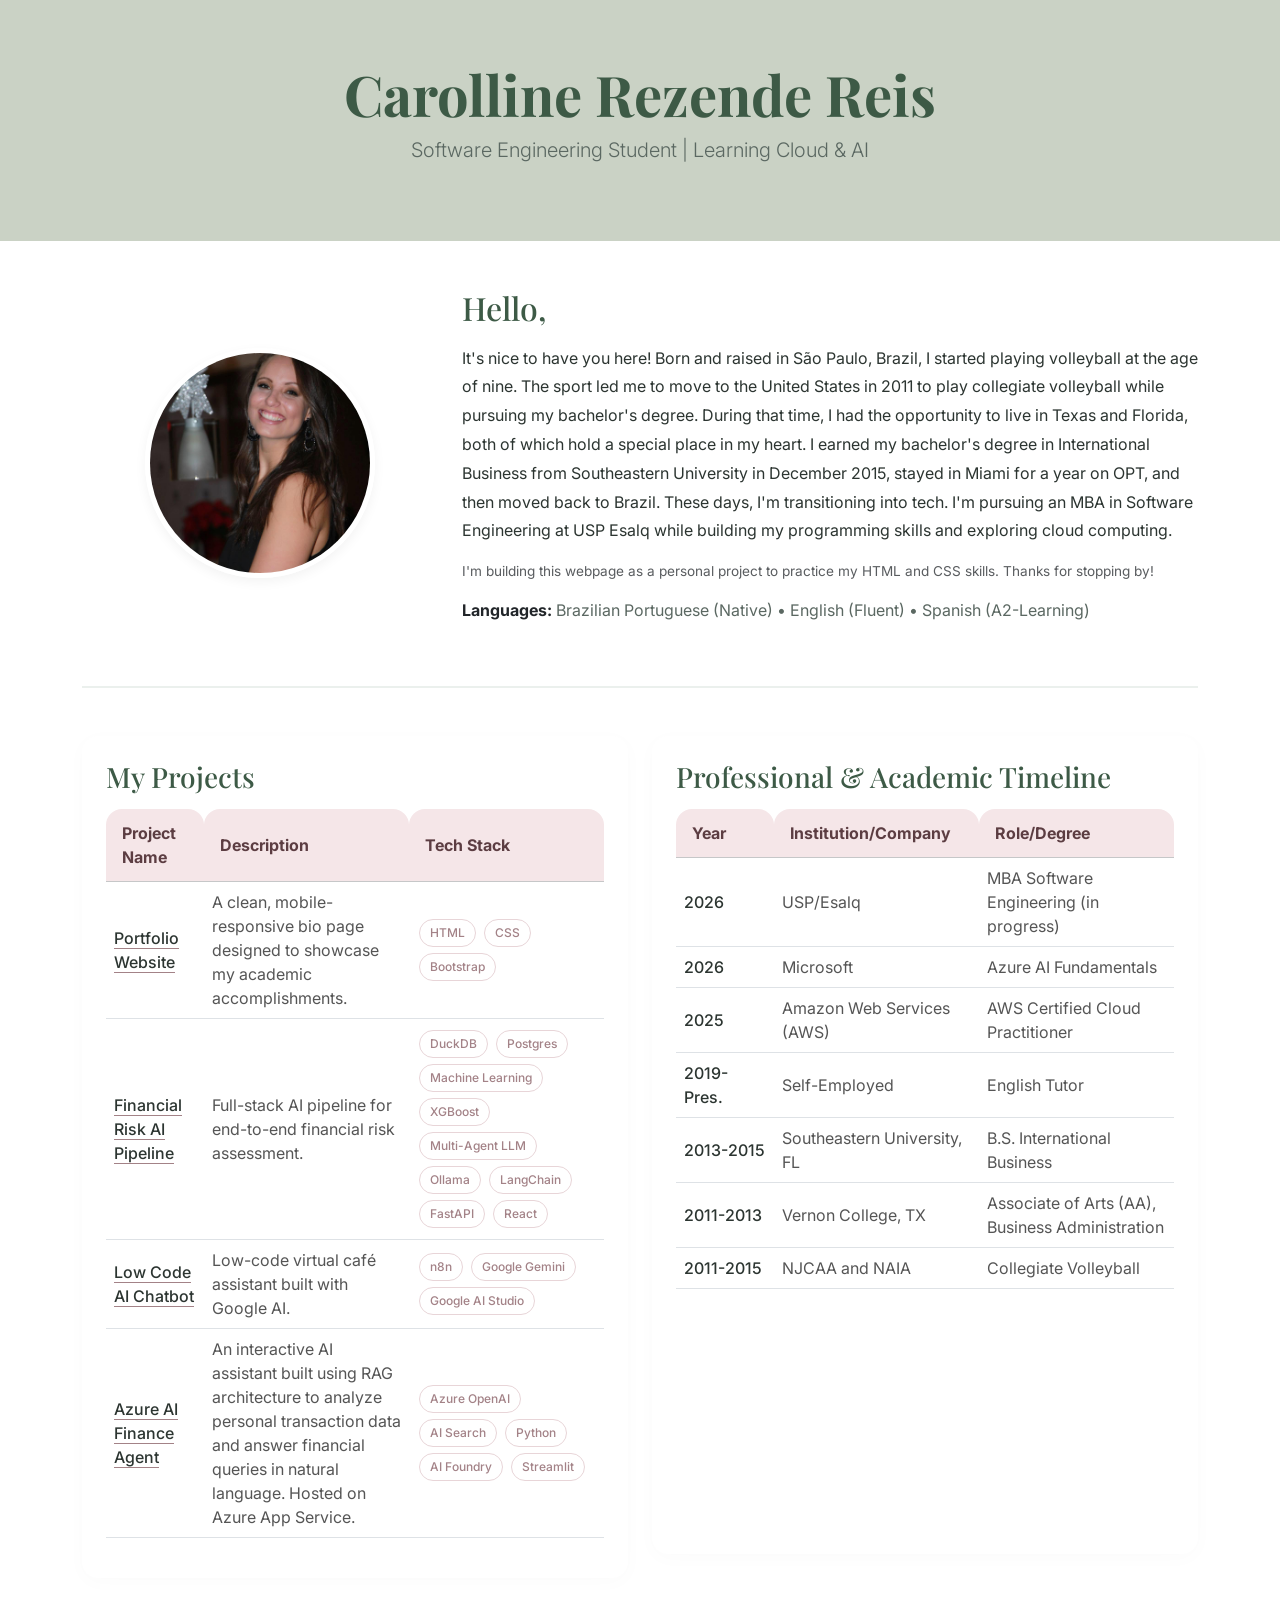
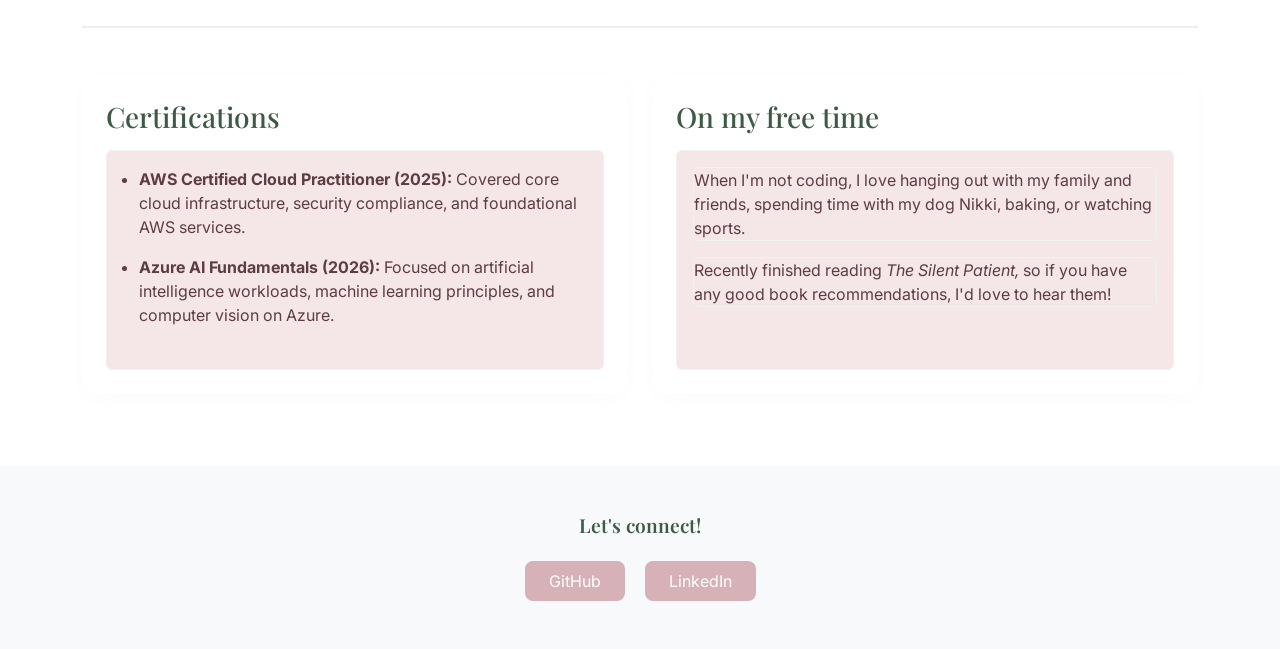
<file: 01.bio-page/index.html>
<!DOCTYPE html>
<html lang="en">
<head>
    <meta charset="UTF-8">
    <meta name="viewport" content="width=device-width, initial-scale=1.0">
    <title>Carolline Rezende Reis | Personal Bio</title>
    
    <link href="https://cdn.jsdelivr.net/npm/bootstrap@5.3.3/dist/css/bootstrap.min.css" rel="stylesheet">
    
    <link rel="preconnect" href="https://fonts.googleapis.com">
    <link rel="preconnect" href="https://fonts.gstatic.com" crossorigin>
    <link href="https://fonts.googleapis.com/css2?family=Inter:wght@300;400;500&family=Playfair+Display:ital,wght@0,600;1,400&display=swap" rel="stylesheet">

    <link href="style.css" rel="stylesheet">
</head>
<body>

    <header class="hero-section text-center mb-5">
        <div class="container">
            <h1 class="display-4 fw-bold">Carolline Rezende Reis</h1>
            <p class="lead subtitle-text">Software Engineering Student | Learning Cloud & AI</p>
        </div>
    </header>

    <main class="container">
        
        <section class="row align-items-center mb-5">
            <div class="col-md-4 text-center mb-4 mb-md-0">
                <img src="photo_bio.jpg" alt="Carolline's photo" class="img-fluid profile-img">
            </div>
            <div class="col-md-8">
                <h2 class="mb-3">Hello,</h2>
                <p class="fs-6 bio-text">
                    It's nice to have you here! Born and raised in São Paulo, Brazil, I started playing volleyball at the age of nine. The sport led me to move to the United States in 2011 to play collegiate volleyball while pursuing my bachelor's degree. During that time, I had the opportunity to live in Texas and Florida, both of which hold a special place in my heart.
                    I earned my bachelor's degree in International Business from Southeastern University in December 2015, stayed in Miami for a year on OPT, and then moved back to Brazil. These days, I'm transitioning into tech. I'm pursuing an MBA in Software Engineering at USP Esalq while building my programming skills and exploring cloud computing.
                </p>
                <p class="text-muted">I'm building this webpage as a personal project to practice my HTML and CSS skills. Thanks for stopping by!</p>
                <p class="mt-3 lang-text">
                    <strong class="text-dark">Languages:</strong> Brazilian Portuguese (Native) &bull; English (Fluent) &bull; Spanish (A2-Learning)
                </p>
            </div>
        </section>

        <hr class="section-divider">

        <section class="row mb-5">
            <div class="col-lg-6 mb-4 mb-lg-0">
                <div class="card p-4 h-100">
                    <h3 class="mb-3">My Projects</h3>
                    
                    <div class="table-responsive">
                        <table class="table table-hover align-middle">
                            <thead class="table-light">
                                <tr>
                                    <th style="width: 30%">Project Name</th>
                                    <th style="width: 45%">Description</th>
                                    <th style="width: 25%">Tech Stack</th>
                                </tr>
                            </thead>
                            <tbody>
                                <tr>
                                    <td class="fw-bold"><a href="https://github.com/carollinereis/CS50-projects/tree/main/01.bio-page" target="_blank" rel="noopener noreferrer" class="project-link">Portfolio Website</a></td>
                                    <td>A clean, mobile-responsive bio page designed to showcase my academic accomplishments.</td>
                                    <td><span class="tag-clean">HTML</span> 
                                        <span class="tag-clean">CSS</span> 
                                        <span class="tag-clean">Bootstrap</span></td>
                                </tr>
                                <tr>
                                    <td class="fw-bold"><a href="https://github.com/carollinereis/financial-risk-ai-pipeline" target="_blank" rel="noopener noreferrer" class="project-link">Financial Risk AI Pipeline</a></td>
                                    <td>Full-stack AI pipeline for end-to-end financial risk assessment.</td>
                                    <td><span class="tag-clean">DuckDB</span>
                                        <span class="tag-clean">Postgres</span> 
                                        <span class="tag-clean">Machine Learning</span>
                                        <span class="tag-clean">XGBoost</span>
                                        <span class="tag-clean">Multi-Agent LLM</span>
                                        <span class="tag-clean">Ollama</span>
                                        <span class="tag-clean">LangChain</span> 
                                        <span class="tag-clean">FastAPI</span>  
                                        <span class="tag-clean">React</span></td>
                                </tr>
                                <tr>
                                    <td class="fw-bold"><a href="https://github.com/carollinereis/low-code-ai-chatbot" target="_blank" rel="noopener noreferrer" class="project-link">Low Code AI Chatbot</a></td>
                                    <td>Low-code virtual café assistant built with Google AI.</td>
                                    <td><span class="tag-clean">n8n</span>
                                        <span class="tag-clean">Google Gemini</span>
                                        <span class="tag-clean">Google AI Studio</span></td>
                                </tr>
                                <tr>
                                    <td class="fw-bold"><a href="https://github.com/carollinereis/agente-financeiro-pessoal" target="_blank" rel="noopener noreferrer" class="project-link">Azure AI Finance Agent</a></td>
                                    <td>An interactive AI assistant built using RAG architecture to analyze personal transaction data and answer financial queries in natural language. Hosted on Azure App Service.</td>
                                    <td>
                                    <span class="tag-clean">Azure OpenAI</span> 
                                    <span class="tag-clean">AI Search</span> 
                                    <span class="tag-clean">Python</span>
                                    <span class="tag-clean">AI Foundry</span>  
                                    <span class="tag-clean">Streamlit</span>
                                    </td>
                                </tr>
                            </tbody>
                        </table>
                    </div>
                </div>
            </div>

            <div class="col-lg-6 mb-4">
                <div class="card p-4 h-100">
                    <h3 class="mb-3">Professional & Academic Timeline</h3>
                    <div class="table-responsive">
                        <table class="table table-hover align-middle">
                            <thead class="table-light">
                                <tr>
                                    <th>Year</th>
                                    <th>Institution/Company</th>
                                    <th>Role/Degree</th>
                                </tr>
                            </thead>
                            <tbody>
                                <tr>
                                    <td class="fw-bold text-secondary">2026</td>
                                    <td>USP/Esalq</td>
                                    <td>MBA Software Engineering (in progress)</td>
                                </tr>
                                <tr>
                                    <td class="fw-bold text-secondary">2026</td>
                                    <td>Microsoft</td>
                                    <td>Azure AI Fundamentals</td>
                                </tr>
                                <tr>
                                    <td class="fw-bold text-secondary">2025</td>
                                    <td>Amazon Web Services (AWS)</td>
                                    <td>AWS Certified Cloud Practitioner</td>
                                </tr>
                                <tr>
                                    <td class="fw-bold text-secondary">2019-Pres.</td>
                                    <td>Self-Employed</td>
                                    <td>English Tutor</td>
                                </tr>
                                <tr>
                                    <td class="fw-bold text-secondary">2013-2015</td>
                                    <td>Southeastern University, FL</td>
                                    <td>B.S. International Business</td>
                                </tr>
                                <tr>
                                    <td class="fw-bold text-secondary">2011-2013</td>
                                    <td>Vernon College, TX</td>
                                    <td>Associate of Arts (AA), Business Administration</td>
                                </tr>
                                <tr>
                                    <td class="fw-bold text-secondary">2011-2015</td>
                                    <td>NJCAA and NAIA</td>
                                    <td>Collegiate Volleyball</td>
                                </tr>
                            </tbody>
                        </table>
                    </div>
                </div>
            </div>
        </section>

        <hr class="section-divider">

        <section class="row">
            <div class="col-lg-6 mb-4">
                <div class="card p-4 h-100">
                    <h3 class="mb-3">Certifications</h3>
                    <div class="custom-details p-3 rounded">
                        <ul class="mb-0 ps-3">
                            <li><strong>AWS Certified Cloud Practitioner (2025):</strong> Covered core cloud infrastructure, security compliance, and foundational AWS services.</li>
                            <li class="mt-3"><strong>Azure AI Fundamentals (2026):</strong> Focused on artificial intelligence workloads, machine learning principles, and computer vision on Azure.</li>
                        </ul>
                    </div>
                </div> 
            </div> 
            
            <div class="col-lg-6 mb-4">
                <div class="card p-4 h-100">
                    <h3 class="mb-3">On my free time</h3>
                    <div class="custom-details p-3 rounded">
                        <p class="freetime-text">
                            When I'm not coding, I love hanging out with my family and friends, spending time with my dog Nikki, baking, or watching sports. 
                        </p>
                        <p class="freetime-text mb-0">
                            Recently finished reading <em>The Silent Patient,</em> so if you have any good book recommendations, I'd love to hear them! 
                        </p>
                    </div>
                </div> 
            </div> 
        </section>

    </main>

    <footer class="text-center py-5 mt-5 bg-light">
        <div class="container">
            <h4 class="mb-4 connect-title">Let's connect!</h4>

            <a href="https://github.com/carollinereis" target="_blank" class="btn btn-outline-dark mx-2">
                GitHub
            </a> 
            <a href="https://www.linkedin.com/in/carollinereis" target="_blank" class="btn btn-outline-primary mx-2">
                LinkedIn
            </a>
        </div>
    </footer>

    <script src="https://cdn.jsdelivr.net/npm/bootstrap@5.3.3/dist/js/bootstrap.bundle.min.js"></script>
</body>
</html>
</file>
<file: 01.bio-page/style.css>
body {
    font-family: 'inter', sans-serif;
    background-color: #ffffff;
    color: #2c3531;
}

h1, h2, h3, h4 {
    font-family: 'Playfair Display', serif;
    color: #3d5a46;
}

.text-muted {
    font-size: 0.85rem !important;
}

.hero-section {
    background-color: #cad2c5;
    padding: 60px 0;
}

.subtitle-text {
    color: #5b6862;
}

.lang-text {
    font-size: 1 rem;
    color: #5b6862
}

.profile-img {
    width: 230px;
    height: 230px;
    border-radius: 50%;
    object-fit: cover;
    border: 5px solid #ffffff;
    box-shadow: 0 4px 12px rgba(0, 0, 0, 0.05);
}

.bio-text {
    line-height: 1.8;
    color: #2c3531;

}

.card {
    border: none;
    background-color: #ffffff;
    border-radius: 16px;
    box-shadow: 0 4px 20px rgba(0, 0, 0, 0.02); 
    overflow: hidden;
}

.custom-details {
    background-color: #f5e6e8;
    color: #5c3d42;
    border: 1px solid #d6b2b8;
}

.custom-details summary {
    cursor: pointer;
}

.section-divider {
    margin: 3rem 0;
    border-top: 2px solid #d8e2dc;
    opacity: 0.5;
}

.table thead th,
.table .table-light th {
    background-color: #f5e6e8 !important;
    color: #5c3d42 !important;
    padding: 12px 16px !important;        
    vertical-align: middle;
    border-top-left-radius: 16px !important;
    border-top-right-radius: 16px !important;
}

.table thead th:nth-child(1) { width: 20% !important; }
.table thead th:nth-child(2) { width: 42% !important; }
.table thead th:nth-child(3) { width: 40% !important; }

.table-responsive table {
    table-layout: fixed;
}

.table-responsive td,
.table-responsive th {
    overflow-wrap: break-word;
}

@media (max-width: 576px) {
    .table-responsive thead {
        display: none;
    }

    .table-responsive table,
    .table-responsive tbody,
    .table-responsive tr,
    .table-responsive td {
        display: block;
        width: 100% !important;
    }

    .table-responsive tbody tr {
        padding: 14px 16px;
        margin-bottom: 12px;
        background-color: #f5e6e8;
        border-left: 3px solid #3d5a46;
        border-radius: 10px;
    }

    .table-responsive tbody tr:last-child {
        margin-bottom: 0;
    }

    .table-responsive td {
        padding: 2px 0 !important;
        border: none !important;
        background-color: transparent;
    }

    .table-responsive td:first-child {
        font-size: 1.05rem;
        margin-bottom: 4px;
    }

    .table-responsive td:nth-child(2) {
        margin-bottom: 6px;
    }
}

.table-hover tbody tr:hover {
    background-color: #f4f7f5 !important; 
    color: #2c3531 !important;            
}

.badge.bg-dark {
    background-color: #cda4ab !important; 
    color: #3e2226 !important;            
}

.tag-clean {
    display: inline-block;
    padding: 4px 10px;
    margin: 3px 2px;
    font-size: 0.75rem;          
    font-weight: 500;
    color: #a38287;              
    background-color: transparent; 
    border: 1px solid #e8d5d8;   
    border-radius: 50px;
}

.custom-details {
    background-color: #f5e6e8 !important;
    border: 1px solid #eef2f0;
    border-radius: 6px !important;    
    min-height: 220px 
}

.connect-title {
    font-size: 1.2rem;   
    font-weight: 600;    
    color: #3d5a46;       
}

.freetime-text {
    font-size: 1 rem;      
    border: 1px solid #eef2f0;
    border-radius: 6px !important;  
    line-height: 1.5;     
    color: #5c3d42;      
}

footer .btn-outline-dark, 
footer .btn-outline-primary {
    background-color: #d6b2b8 !important; 
    color: #ffffff !important;           
    border: none !important;              
    padding: 8px 24px;
    border-radius: 8px;
    transition: background-color 0.2s ease;
}

footer .btn-outline-dark:hover, 
footer .btn-outline-primary:hover {
    background-color: #bfa0a5 !important;
    color: #ffffff !important;
}

.table tbody td {
    color: #555555 !important;    
}

.table tbody td.fw-bold {
    color: #2c3531 !important;
    font-weight: 500 !important;
}

a.project-link:link,
a.project-link:visited {
    color: #2c3531;
    text-decoration: none;
    border-bottom: 1px solid #a38287;
}

a.project-link:hover {
    color: #3d5a46;
    border-bottom-color: #3d5a46;
}
</file>
